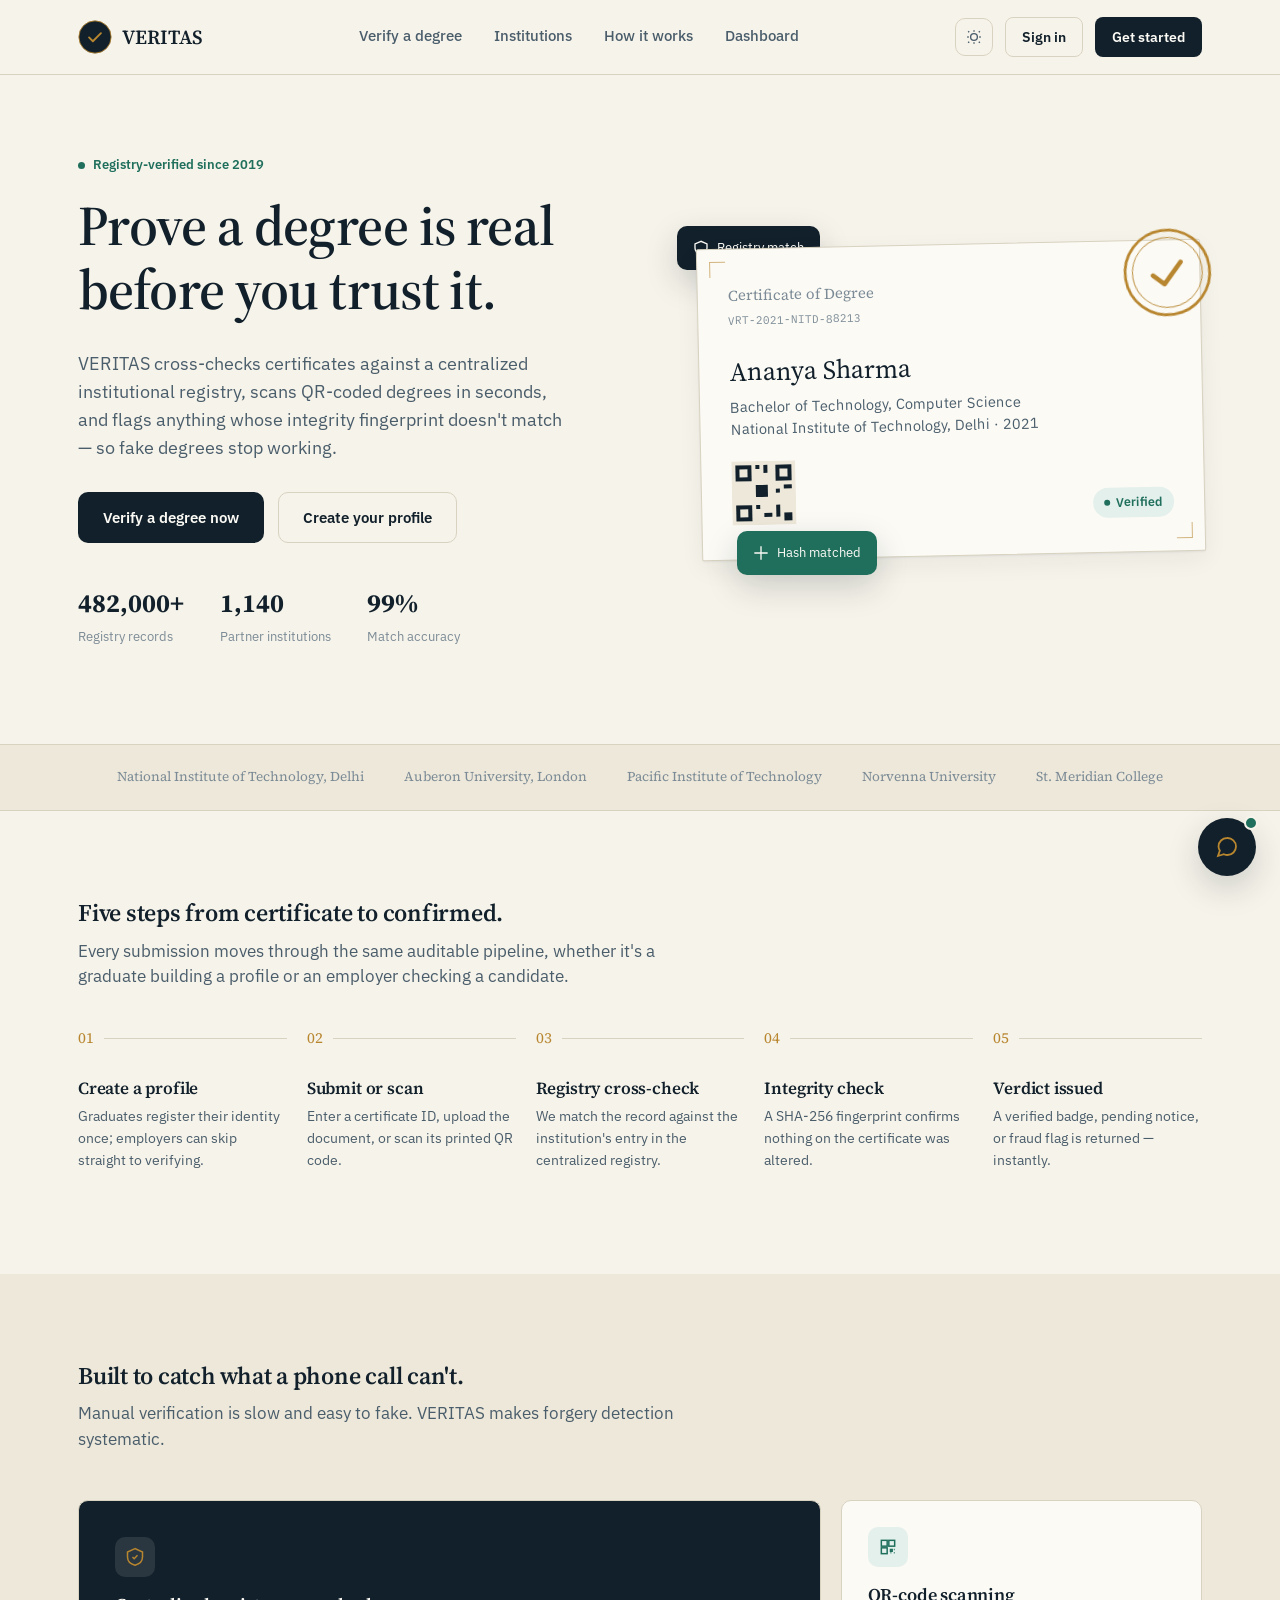
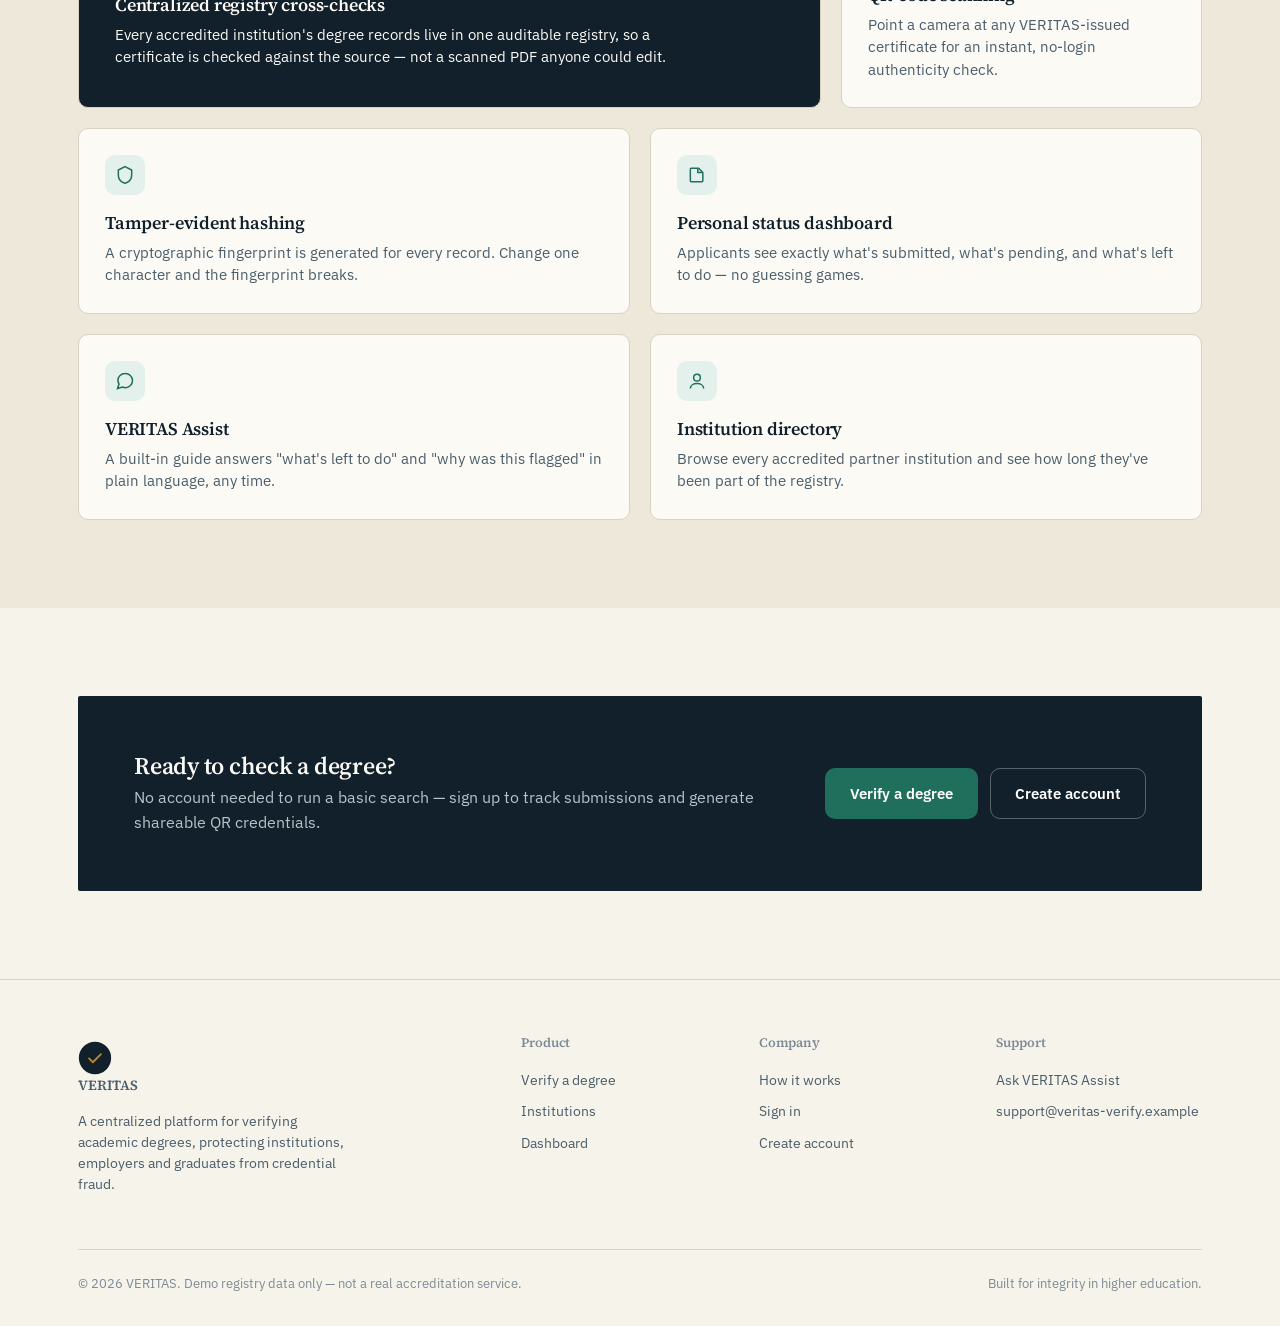
<file: index.html>
<!DOCTYPE html>
<html lang="en">
<head>
<meta charset="UTF-8" />
<meta name="viewport" content="width=device-width, initial-scale=1.0" />
<title>VERITAS — Academic Degree Verification, Made Trustworthy</title>
<meta name="description" content="VERITAS cross-checks academic degrees against a centralized institutional registry, scans QR-coded certificates, and verifies data integrity to stop fake-degree fraud." />
<link rel="icon" href="data:image/svg+xml,<svg xmlns=%22http://www.w3.org/2000/svg%22 viewBox=%220 0 24 24%22><circle cx=%2212%22 cy=%2212%22 r=%2211%22 fill=%22%2312202B%22/><path d=%22M8 12.5l2.5 2.5 5.5-5.5%22 stroke=%22%23B8862F%22 stroke-width=%222%22 fill=%22none%22 stroke-linecap=%22round%22 stroke-linejoin=%22round%22/></svg>">
<link rel="preconnect" href="https://fonts.googleapis.com">
<link href="https://fonts.googleapis.com/css2?family=Source+Serif+4:opsz,wght@8..60,400;8..60,600;8..60,700&family=IBM+Plex+Sans:wght@400;500;600;700&family=IBM+Plex+Mono:wght@400;500&display=swap" rel="stylesheet">
<link rel="stylesheet" href="css/style.css" />
</head>
<body>

<header class="site-nav">
  <div class="wrap">
    <a href="index.html" class="brand">
      <svg class="seal" viewBox="0 0 40 40" fill="none"><circle cx="20" cy="20" r="19" fill="#12202B"/><circle cx="20" cy="20" r="19" stroke="#B8862F" stroke-width="1"/><path d="M13 20.5l4.5 4.5 9.5-9.5" stroke="#B8862F" stroke-width="2.2" stroke-linecap="round" stroke-linejoin="round"/></svg>
      VERITAS
    </a>
    <nav class="nav-links">
      <a href="verify.html">Verify a degree</a>
      <a href="institutions.html">Institutions</a>
      <a href="index.html#how-it-works">How it works</a>
      <a href="dashboard.html">Dashboard</a>
    </nav>
    <div class="nav-actions">
      <button class="icon-btn" data-theme-toggle aria-label="Toggle dark mode">
        <svg width="18" height="18" viewBox="0 0 24 24" fill="none" stroke="currentColor" stroke-width="1.8"><path d="M12 3v2M12 19v2M4.2 4.2l1.4 1.4M18.4 18.4l1.4 1.4M3 12h2M19 12h2M4.2 19.8l1.4-1.4M18.4 5.6l1.4-1.4"/><circle cx="12" cy="12" r="4.5"/></svg>
      </button>
      <a href="auth.html" class="btn btn-outline btn-sm">Sign in</a>
      <a href="auth.html" class="btn btn-primary btn-sm">Get started</a>
      <button class="icon-btn nav-toggle" aria-label="Open menu">
        <svg width="18" height="18" viewBox="0 0 24 24" fill="none" stroke="currentColor" stroke-width="1.8"><path d="M4 6h16M4 12h16M4 18h16"/></svg>
      </button>
    </div>
  </div>
</header>

<div class="mobile-drawer">
  <div class="panel">
    <div style="display:flex;justify-content:space-between;align-items:center">
      <span class="brand">VERITAS</span>
      <button class="close-drawer" aria-label="Close menu"><svg width="20" height="20" viewBox="0 0 24 24" fill="none" stroke="currentColor" stroke-width="2"><path d="M18 6 6 18M6 6l12 12"/></svg></button>
    </div>
    <nav>
      <a href="verify.html">Verify a degree</a>
      <a href="institutions.html">Institutions</a>
      <a href="index.html#how-it-works">How it works</a>
      <a href="dashboard.html">Dashboard</a>
      <a href="auth.html">Sign in</a>
    </nav>
  </div>
</div>

<main>
  <section class="hero">
    <div class="wrap">
      <div>
        <div class="hero-eyebrow"><span class="dot"></span>Registry-verified since 2019</div>
        <h1>Prove a degree is real before you trust it.</h1>
        <p class="lede">VERITAS cross-checks certificates against a centralized institutional registry, scans QR-coded degrees in seconds, and flags anything whose integrity fingerprint doesn't match — so fake degrees stop working.</p>
        <div class="hero-ctas">
          <a href="verify.html" class="btn btn-primary">Verify a degree now</a>
          <a href="auth.html" class="btn btn-outline">Create your profile</a>
        </div>
        <div class="hero-stats">
          <div class="stat"><b data-count-to="482000" data-suffix="+">0</b><span>Registry records</span></div>
          <div class="stat"><b data-count-to="1140">0</b><span>Partner institutions</span></div>
          <div class="stat"><b data-count-to="99" data-suffix="%">0</b><span>Match accuracy</span></div>
        </div>
      </div>

      <div class="cert-stage">
        <div class="cert-float f1">
          <svg width="16" height="16" viewBox="0 0 24 24" fill="none" stroke="currentColor" stroke-width="2"><path d="M12 2 3 6v6c0 5 4 8.5 9 10 5-1.5 9-5 9-10V6l-9-4Z"/></svg>
          Registry match
        </div>
        <div class="cert-card">
          <div class="cert-top">
            <div>
              <div class="cert-title">Certificate of Degree</div>
              <div class="mono">VRT-2021-NITD-88213</div>
            </div>
          </div>
          <div class="cert-name">Ananya Sharma</div>
          <div class="cert-degree">Bachelor of Technology, Computer Science<br>National Institute of Technology, Delhi · 2021</div>
          <div class="cert-bottom">
            <svg class="cert-qr" viewBox="0 0 64 64"><rect width="64" height="64" fill="#EDE8DA"/><g fill="#12202B"><rect x="4" y="4" width="16" height="16"/><rect x="44" y="4" width="16" height="16"/><rect x="4" y="44" width="16" height="16"/><rect x="8" y="8" width="8" height="8" fill="#EDE8DA"/><rect x="48" y="8" width="8" height="8" fill="#EDE8DA"/><rect x="8" y="48" width="8" height="8" fill="#EDE8DA"/><rect x="24" y="4" width="4" height="4"/><rect x="32" y="4" width="4" height="8"/><rect x="24" y="24" width="12" height="12"/><rect x="44" y="28" width="4" height="4"/><rect x="52" y="24" width="8" height="4"/><rect x="24" y="44" width="4" height="4"/><rect x="32" y="52" width="8" height="4"/><rect x="44" y="44" width="4" height="12"/><rect x="52" y="52" width="8" height="8"/></g></svg>
            <span class="badge badge-verified"><span class="badge-dot"></span>Verified</span>
          </div>
          <svg class="cert-seal" viewBox="0 0 100 100"><circle cx="50" cy="50" r="46" fill="none" stroke="#B8862F" stroke-width="3"/><circle cx="50" cy="50" r="38" fill="none" stroke="#B8862F" stroke-width="1"/><path d="M34 51l11 11 21-21" stroke="#B8862F" stroke-width="5" fill="none" stroke-linecap="round" stroke-linejoin="round"/></svg>
        </div>
        <div class="cert-float f2">
          <svg width="16" height="16" viewBox="0 0 24 24" fill="none" stroke="currentColor" stroke-width="2"><path d="M12 2v20M2 12h20"/></svg>
          Hash matched
        </div>
      </div>
    </div>
  </section>

  <div class="trust-bar">
    <div class="wrap">
      <span>National Institute of Technology, Delhi</span>
      <span>Auberon University, London</span>
      <span>Pacific Institute of Technology</span>
      <span>Norvenna University</span>
      <span>St. Meridian College</span>
    </div>
  </div>

  <section class="section" id="how-it-works">
    <div class="wrap">
      <div class="section-head">
        <h2>Five steps from certificate to confirmed.</h2>
        <p>Every submission moves through the same auditable pipeline, whether it's a graduate building a profile or an employer checking a candidate.</p>
      </div>
      <div class="steps">
        <div class="step"><span class="num">01</span><h3>Create a profile</h3><p>Graduates register their identity once; employers can skip straight to verifying.</p></div>
        <div class="step"><span class="num">02</span><h3>Submit or scan</h3><p>Enter a certificate ID, upload the document, or scan its printed QR code.</p></div>
        <div class="step"><span class="num">03</span><h3>Registry cross-check</h3><p>We match the record against the institution's entry in the centralized registry.</p></div>
        <div class="step"><span class="num">04</span><h3>Integrity check</h3><p>A SHA-256 fingerprint confirms nothing on the certificate was altered.</p></div>
        <div class="step"><span class="num">05</span><h3>Verdict issued</h3><p>A verified badge, pending notice, or fraud flag is returned — instantly.</p></div>
      </div>
    </div>
  </section>

  <section class="section section-alt">
    <div class="wrap">
      <div class="section-head">
        <h2>Built to catch what a phone call can't.</h2>
        <p>Manual verification is slow and easy to fake. VERITAS makes forgery detection systematic.</p>
      </div>
      <div class="feature-grid">
        <div class="feature f-lg dark">
          <div class="ico"><svg width="20" height="20" viewBox="0 0 24 24" fill="none" stroke="currentColor" stroke-width="1.8"><path d="M12 2 3 6v6c0 5 4 8.5 9 10 5-1.5 9-5 9-10V6l-9-4Z"/><path d="M9 12l2 2 4-4"/></svg></div>
          <h3>Centralized registry cross-checks</h3>
          <p>Every accredited institution's degree records live in one auditable registry, so a certificate is checked against the source — not a scanned PDF anyone could edit.</p>
        </div>
        <div class="feature f-sm">
          <div class="ico"><svg width="20" height="20" viewBox="0 0 24 24" fill="none" stroke="currentColor" stroke-width="1.8"><rect x="4" y="4" width="7" height="7"/><rect x="13" y="4" width="7" height="7"/><rect x="4" y="13" width="7" height="7"/><path d="M15 15h2v2h-2zM19 15h1M15 19h1M19 19h1"/></svg></div>
          <h3>QR-code scanning</h3>
          <p>Point a camera at any VERITAS-issued certificate for an instant, no-login authenticity check.</p>
        </div>
        <div class="feature f-half">
          <div class="ico"><svg width="20" height="20" viewBox="0 0 24 24" fill="none" stroke="currentColor" stroke-width="1.8"><path d="M12 2l8 4v6c0 5-3.5 8.5-8 10-4.5-1.5-8-5-8-10V6l8-4Z"/></svg></div>
          <h3>Tamper-evident hashing</h3>
          <p>A cryptographic fingerprint is generated for every record. Change one character and the fingerprint breaks.</p>
        </div>
        <div class="feature f-half">
          <div class="ico"><svg width="20" height="20" viewBox="0 0 24 24" fill="none" stroke="currentColor" stroke-width="1.8"><path d="M4 19V5a1 1 0 0 1 1-1h9l5 5v10a1 1 0 0 1-1 1H5a1 1 0 0 1-1-1Z"/><path d="M13 4v5h5"/></svg></div>
          <h3>Personal status dashboard</h3>
          <p>Applicants see exactly what's submitted, what's pending, and what's left to do — no guessing games.</p>
        </div>
        <div class="feature f-half">
          <div class="ico"><svg width="20" height="20" viewBox="0 0 24 24" fill="none" stroke="currentColor" stroke-width="1.8"><path d="M21 11.5a8.5 8.5 0 0 1-8.5 8.5c-1.3 0-2.5-.27-3.6-.77L3 21l1.83-5.4A8.46 8.46 0 0 1 3.5 11.5 8.5 8.5 0 0 1 12 3a8.5 8.5 0 0 1 9 8.5Z"/></svg></div>
          <h3>VERITAS Assist</h3>
          <p>A built-in guide answers "what's left to do" and "why was this flagged" in plain language, any time.</p>
        </div>
        <div class="feature f-half">
          <div class="ico"><svg width="20" height="20" viewBox="0 0 24 24" fill="none" stroke="currentColor" stroke-width="1.8"><circle cx="12" cy="8" r="4"/><path d="M4 21c0-4 4-6 8-6s8 2 8 6"/></svg></div>
          <h3>Institution directory</h3>
          <p>Browse every accredited partner institution and see how long they've been part of the registry.</p>
        </div>
      </div>
    </div>
  </section>

  <section class="section">
    <div class="wrap">
      <div class="cta-band">
        <div>
          <h2>Ready to check a degree?</h2>
          <p>No account needed to run a basic search — sign up to track submissions and generate shareable QR credentials.</p>
        </div>
        <div style="display:flex;gap:12px;flex-wrap:wrap">
          <a href="verify.html" class="btn btn-verified">Verify a degree</a>
          <a href="auth.html" class="btn btn-outline" style="border-color:rgba(255,255,255,.3);color:#fff">Create account</a>
        </div>
      </div>
    </div>
  </section>
</main>

<footer class="site-footer">
  <div class="wrap">
    <div class="footer-grid">
      <div>
        <a href="index.html" class="brand" style="margin-bottom:10px">
          <svg class="seal" viewBox="0 0 40 40" fill="none"><circle cx="20" cy="20" r="19" fill="#12202B"/><path d="M13 20.5l4.5 4.5 9.5-9.5" stroke="#B8862F" stroke-width="2.2" stroke-linecap="round" stroke-linejoin="round"/></svg>
          VERITAS
        </a>
        <p style="max-width:34ch;font-size:13.5px">A centralized platform for verifying academic degrees, protecting institutions, employers and graduates from credential fraud.</p>
      </div>
      <div>
        <h4>Product</h4>
        <a href="verify.html">Verify a degree</a>
        <a href="institutions.html">Institutions</a>
        <a href="dashboard.html">Dashboard</a>
      </div>
      <div>
        <h4>Company</h4>
        <a href="index.html#how-it-works">How it works</a>
        <a href="auth.html">Sign in</a>
        <a href="auth.html">Create account</a>
      </div>
      <div>
        <h4>Support</h4>
        <a href="#" data-open-chat>Ask VERITAS Assist</a>
        <a href="mailto:support@veritas-verify.example">support@veritas-verify.example</a>
      </div>
    </div>
    <div class="footer-bottom">
      <span>© 2026 VERITAS. Demo registry data only — not a real accreditation service.</span>
      <span>Built for integrity in higher education.</span>
    </div>
  </div>
</footer>

<script src="js/data.js"></script>
<script src="js/utils.js"></script>
<script src="js/app.js"></script>
<script src="js/chatbot.js"></script>
<script>
  document.querySelectorAll("[data-open-chat]").forEach(a=> a.addEventListener("click", (e)=>{ e.preventDefault(); document.querySelector(".chat-launch")?.click(); }));
</script>
</body>
</html>
</file>
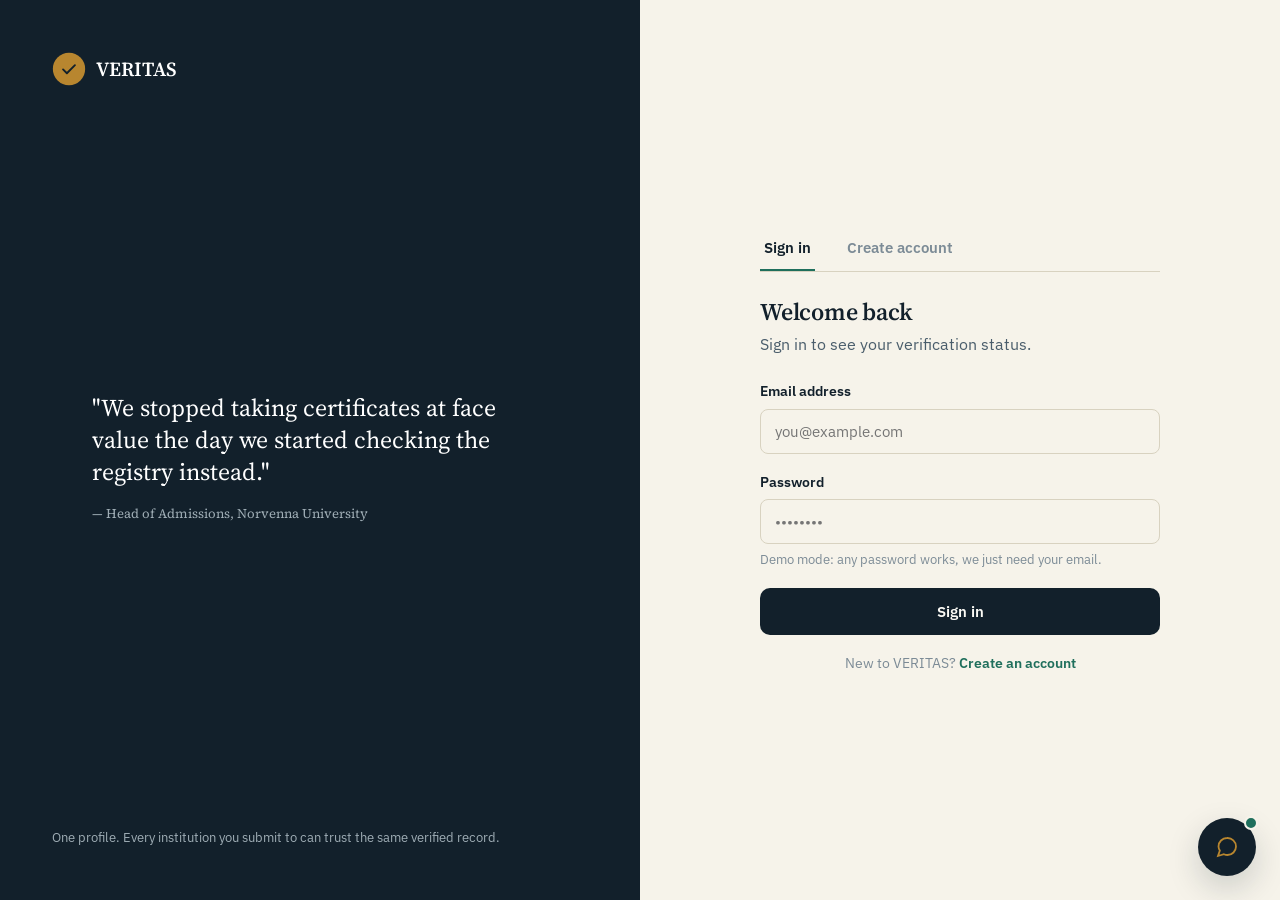
<file: auth.html>
<!DOCTYPE html>
<html lang="en">
<head>
<meta charset="UTF-8" />
<meta name="viewport" content="width=device-width, initial-scale=1.0" />
<title>Sign in — VERITAS</title>
<link rel="preconnect" href="https://fonts.googleapis.com">
<link href="https://fonts.googleapis.com/css2?family=Source+Serif+4:opsz,wght@8..60,400;8..60,600;8..60,700&family=IBM+Plex+Sans:wght@400;500;600;700&family=IBM+Plex+Mono:wght@400;500&display=swap" rel="stylesheet">
<link rel="stylesheet" href="css/style.css" />
</head>
<body>

<div class="auth-shell">
  <div class="auth-visual">
    <a href="index.html" class="brand">
      <svg class="seal" viewBox="0 0 40 40" fill="none"><circle cx="20" cy="20" r="19" fill="#B8862F"/><path d="M13 20.5l4.5 4.5 9.5-9.5" stroke="#12202B" stroke-width="2.2" stroke-linecap="round" stroke-linejoin="round"/></svg>
      VERITAS
    </a>
    <blockquote class="auth-quote">
      "We stopped taking certificates at face value the day we started checking the registry instead."
      <div class="who" style="margin-top:16px">— Head of Admissions, Norvenna University</div>
    </blockquote>
    <div class="who">One profile. Every institution you submit to can trust the same verified record.</div>
  </div>

  <div class="auth-form-col">
    <div class="auth-box">
      <a href="index.html" class="brand" style="margin-bottom:26px;display:none" id="mobileBrand">VERITAS</a>
      <div class="tabs">
        <button class="tab-btn active" data-auth-tab="login">Sign in</button>
        <button class="tab-btn" data-auth-tab="signup">Create account</button>
      </div>

      <div class="tab-panel active" data-auth-panel="login">
        <h2 style="margin-bottom:6px">Welcome back</h2>
        <p class="muted" style="margin-bottom:24px">Sign in to see your verification status.</p>
        <form id="loginForm">
          <div class="field">
            <label for="liEmail">Email address</label>
            <input type="email" id="liEmail" placeholder="you@example.com" required />
          </div>
          <div class="field">
            <label for="liPassword">Password</label>
            <input type="password" id="liPassword" placeholder="••••••••" required />
            <div class="hint">Demo mode: any password works, we just need your email.</div>
          </div>
          <button type="submit" class="btn btn-primary btn-block">Sign in</button>
        </form>
        <div class="auth-switch">New to VERITAS? <a href="#" data-switch-to="signup">Create an account</a></div>
      </div>

      <div class="tab-panel" data-auth-panel="signup">
        <h2 style="margin-bottom:6px">Create your profile</h2>
        <p class="muted" style="margin-bottom:24px">Takes under a minute. You can fill in the rest from your dashboard.</p>
        <form id="signupForm">
          <div class="field">
            <label for="suName">Full name</label>
            <input type="text" id="suName" placeholder="As it appears on your certificate" required />
          </div>
          <div class="field">
            <label for="suEmail">Email address</label>
            <input type="email" id="suEmail" placeholder="you@example.com" required />
          </div>
          <div class="field">
            <label for="suPhone">Phone number</label>
            <input type="tel" id="suPhone" placeholder="+1 555 000 0000" />
          </div>
          <button type="submit" class="btn btn-primary btn-block">Create account</button>
        </form>
        <div class="auth-switch">Already registered? <a href="#" data-switch-to="login">Sign in</a></div>
      </div>
    </div>
  </div>
</div>

<script src="js/data.js"></script>
<script src="js/utils.js"></script>
<script src="js/auth.js"></script>
<script src="js/chatbot.js"></script>
<script>
  document.querySelectorAll("[data-switch-to]").forEach(a=> a.addEventListener("click", (e)=>{
    e.preventDefault();
    document.querySelector(`.tab-btn[data-auth-tab="${a.dataset.switchTo}"]`).click();
  }));
</script>
</body>
</html>
</file>
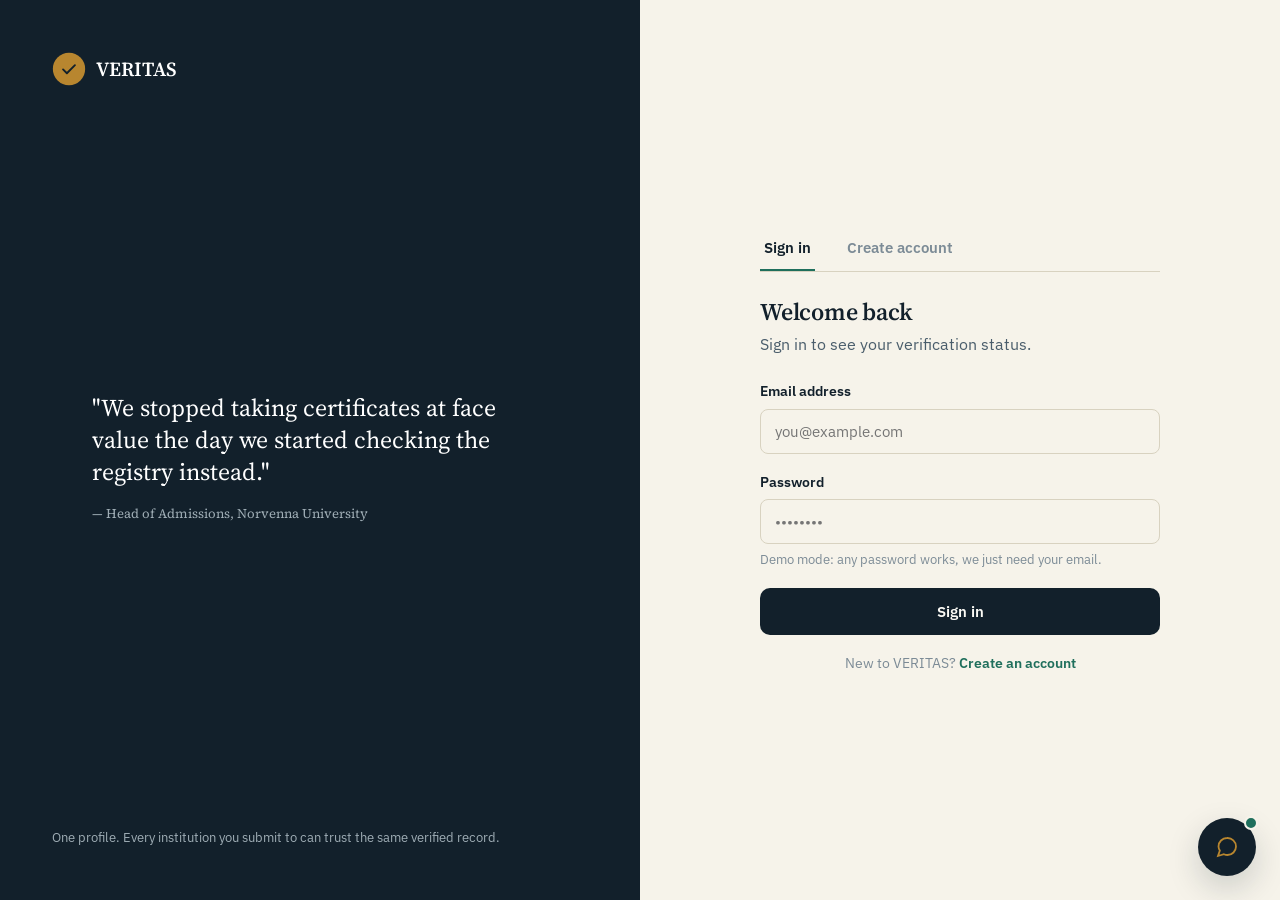
<file: dashboard.html>
<!DOCTYPE html>
<html lang="en">
<head>
<meta charset="UTF-8" />
<meta name="viewport" content="width=device-width, initial-scale=1.0" />
<title>Dashboard — VERITAS</title>
<link rel="preconnect" href="https://fonts.googleapis.com">
<link href="https://fonts.googleapis.com/css2?family=Source+Serif+4:opsz,wght@8..60,400;8..60,600;8..60,700&family=IBM+Plex+Sans:wght@400;500;600;700&family=IBM+Plex+Mono:wght@400;500&display=swap" rel="stylesheet">
<link rel="stylesheet" href="css/style.css" />
</head>
<body>

<div class="app-shell">
  <aside class="app-sidebar">
    <a href="index.html" class="brand">
      <svg class="seal" viewBox="0 0 40 40" fill="none"><circle cx="20" cy="20" r="19" fill="#1B2E3C"/><circle cx="20" cy="20" r="19" stroke="#B8862F" stroke-width="1"/><path d="M13 20.5l4.5 4.5 9.5-9.5" stroke="#B8862F" stroke-width="2.2" stroke-linecap="round" stroke-linejoin="round"/></svg>
      VERITAS
    </a>
    <nav class="side-nav">
      <a href="#overview" class="active"><svg viewBox="0 0 24 24" fill="none" stroke="currentColor" stroke-width="1.8"><rect x="3" y="3" width="7" height="9"/><rect x="14" y="3" width="7" height="5"/><rect x="14" y="12" width="7" height="9"/><rect x="3" y="16" width="7" height="5"/></svg>Overview</a>
      <a href="#submit"><svg viewBox="0 0 24 24" fill="none" stroke="currentColor" stroke-width="1.8"><path d="M12 5v14M5 12h14"/></svg>Submit a degree</a>
      <a href="#verifications"><svg viewBox="0 0 24 24" fill="none" stroke="currentColor" stroke-width="1.8"><path d="M12 2 3 6v6c0 5 4 8.5 9 10 5-1.5 9-5 9-10V6l-9-4Z"/></svg>My verifications</a>
      <a href="verify.html"><svg viewBox="0 0 24 24" fill="none" stroke="currentColor" stroke-width="1.8"><rect x="4" y="4" width="7" height="7"/><rect x="13" y="4" width="7" height="7"/><rect x="4" y="13" width="7" height="7"/></svg>Verify a degree</a>
      <a href="institutions.html"><svg viewBox="0 0 24 24" fill="none" stroke="currentColor" stroke-width="1.8"><circle cx="12" cy="8" r="4"/><path d="M4 21c0-4 4-6 8-6s8 2 8 6"/></svg>Institutions</a>
      <a href="#profile"><svg viewBox="0 0 24 24" fill="none" stroke="currentColor" stroke-width="1.8"><circle cx="12" cy="8" r="3.5"/><path d="M5 20c0-4 3.5-6.5 7-6.5s7 2.5 7 6.5"/></svg>Settings</a>
    </nav>
    <div class="side-foot">
      <div class="avatar" data-user-initials>?</div>
      <div class="who"><b data-user-name>Guest</b><span data-user-email></span></div>
      <button data-logout aria-label="Log out" title="Log out">
        <svg width="17" height="17" viewBox="0 0 24 24" fill="none" stroke="currentColor" stroke-width="1.8"><path d="M9 21H5a2 2 0 0 1-2-2V5a2 2 0 0 1 2-2h4M16 17l5-5-5-5M21 12H9"/></svg>
      </button>
    </div>
  </aside>

  <main class="app-main">
    <section id="overview">
      <div class="app-topbar">
        <div>
          <h1>Welcome back, <span data-user-name>there</span></h1>
          <div class="sub">Here's where your verification stands right now.</div>
        </div>
        <a href="#submit" class="btn btn-primary">Submit a new degree</a>
      </div>

      <div class="stat-row">
        <div class="stat-box"><b data-stat-total>0</b><span>Degrees submitted</span></div>
        <div class="stat-box"><b data-stat-verified>0</b><span>Verified</span></div>
        <div class="stat-box"><b data-stat-flagged>0</b><span>Needs attention</span></div>
      </div>

      <div class="grid-2">
        <div class="card">
          <h2>Verification progress</h2>
          <p class="muted">What's done, and what's still needed.</p>
          <div class="progress-wrap">
            <svg class="progress-ring" viewBox="0 0 84 84"><circle class="bg" cx="42" cy="42" r="34"/><circle class="fg" cx="42" cy="42" r="34"/></svg>
            <div>
              <div class="progress-pct" data-progress-pct>0%</div>
              <div class="muted" style="margin:0">complete</div>
            </div>
          </div>
          <div class="stepper" id="onboardingStepper"></div>
        </div>

        <div class="card">
          <h2>Recent activity</h2>
          <p class="muted">A running log of what's happened on your account.</p>
          <div class="activity-list" id="activityFeed"></div>
        </div>
      </div>
    </section>

    <section id="submit" style="margin-top:40px">
      <div class="app-topbar"><h1 style="font-size:22px">Submit a degree for verification</h1></div>
      <div class="card" style="max-width:640px">
        <h2>Degree details</h2>
        <p class="muted">Enter the details exactly as printed on your certificate — we'll cross-check them against the centralized registry.</p>
        <form id="degreeForm">
          <div class="field">
            <label for="certificateId">Certificate ID</label>
            <input type="text" id="certificateId" name="certificateId" placeholder="e.g. VRT-2021-NITD-88213" required />
            <div class="hint">Try <code>VRT-2021-NITD-88213</code> (verified) or <code>VRT-2017-KLSI-77300</code> (flagged) to see both outcomes.</div>
          </div>
          <div class="field-row">
            <div class="field">
              <label for="institutionCode">Institution</label>
              <select id="institutionCode" name="institutionCode" data-institution-select required>
                <option value="" disabled selected>Select institution</option>
              </select>
            </div>
            <div class="field">
              <label for="year">Year awarded</label>
              <input type="number" id="year" name="year" min="1950" max="2026" placeholder="2021" required />
            </div>
          </div>
          <div class="field">
            <label for="degreeName">Degree name</label>
            <input type="text" id="degreeName" name="degreeName" placeholder="e.g. Bachelor of Technology, Computer Science" required />
          </div>
          <button type="submit" class="btn btn-primary btn-block">Submit for verification</button>
        </form>
      </div>
    </section>

    <section id="verifications" style="margin-top:40px">
      <div class="app-topbar"><h1 style="font-size:22px">My verifications</h1></div>
      <div class="card">
        <div class="activity-list" id="verificationsList"></div>
      </div>
    </section>

    <section id="profile" style="margin-top:40px">
      <div class="app-topbar"><h1 style="font-size:22px">Profile settings</h1></div>
      <div class="card" style="max-width:640px">
        <h2>Your details</h2>
        <p class="muted">Kept private — only shared with a verifier when you generate a certificate QR code.</p>
        <form id="profileForm">
          <div class="field-row">
            <div class="field"><label for="pfName">Full name</label><input type="text" id="pfName" name="name" required /></div>
            <div class="field"><label for="pfEmail">Email</label><input type="email" id="pfEmail" name="email" required /></div>
          </div>
          <div class="field-row">
            <div class="field"><label for="pfPhone">Phone</label><input type="tel" id="pfPhone" name="phone" /></div>
            <div class="field"><label for="pfDob">Date of birth</label><input type="date" id="pfDob" name="dob" /></div>
          </div>
          <div class="field-row">
            <div class="field"><label for="pfNationality">Nationality</label><input type="text" id="pfNationality" name="nationality" placeholder="e.g. Indian" /></div>
            <div class="field"><label for="pfAddress">City / Address</label><input type="text" id="pfAddress" name="address" placeholder="e.g. New Delhi, India" /></div>
          </div>
          <button type="submit" class="btn btn-primary">Save profile</button>
        </form>
      </div>
    </section>
  </main>
</div>

<script src="js/data.js"></script>
<script src="js/utils.js"></script>
<script src="js/dashboard.js"></script>
<script src="js/app.js"></script>
<script src="js/chatbot.js"></script>
</body>
</html>
</file>
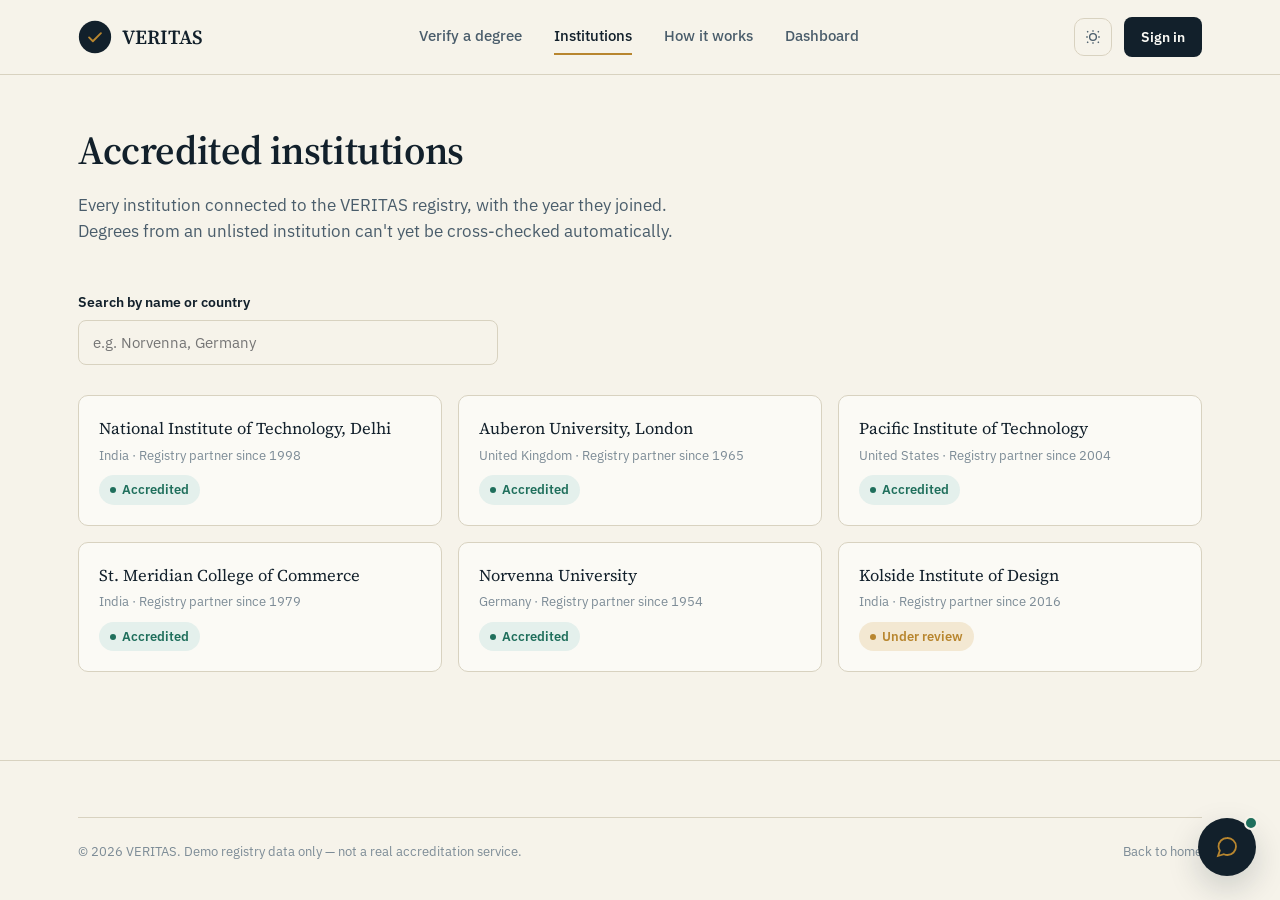
<file: institutions.html>
<!DOCTYPE html>
<html lang="en">
<head>
<meta charset="UTF-8" />
<meta name="viewport" content="width=device-width, initial-scale=1.0" />
<title>Institution Directory — VERITAS</title>
<link rel="preconnect" href="https://fonts.googleapis.com">
<link href="https://fonts.googleapis.com/css2?family=Source+Serif+4:opsz,wght@8..60,400;8..60,600;8..60,700&family=IBM+Plex+Sans:wght@400;500;600;700&family=IBM+Plex+Mono:wght@400;500&display=swap" rel="stylesheet">
<link rel="stylesheet" href="css/style.css" />
</head>
<body>

<header class="site-nav">
  <div class="wrap">
    <a href="index.html" class="brand">
      <svg class="seal" viewBox="0 0 40 40" fill="none"><circle cx="20" cy="20" r="19" fill="#12202B"/><path d="M13 20.5l4.5 4.5 9.5-9.5" stroke="#B8862F" stroke-width="2.2" stroke-linecap="round" stroke-linejoin="round"/></svg>
      VERITAS
    </a>
    <nav class="nav-links">
      <a href="verify.html">Verify a degree</a>
      <a href="institutions.html" class="active">Institutions</a>
      <a href="index.html#how-it-works">How it works</a>
      <a href="dashboard.html">Dashboard</a>
    </nav>
    <div class="nav-actions">
      <button class="icon-btn" data-theme-toggle aria-label="Toggle dark mode">
        <svg width="18" height="18" viewBox="0 0 24 24" fill="none" stroke="currentColor" stroke-width="1.8"><path d="M12 3v2M12 19v2M4.2 4.2l1.4 1.4M18.4 18.4l1.4 1.4M3 12h2M19 12h2M4.2 19.8l1.4-1.4M18.4 5.6l1.4-1.4"/><circle cx="12" cy="12" r="4.5"/></svg>
      </button>
      <a href="auth.html" class="btn btn-primary btn-sm">Sign in</a>
      <button class="icon-btn nav-toggle" aria-label="Open menu">
        <svg width="18" height="18" viewBox="0 0 24 24" fill="none" stroke="currentColor" stroke-width="1.8"><path d="M4 6h16M4 12h16M4 18h16"/></svg>
      </button>
    </div>
  </div>
</header>

<div class="mobile-drawer">
  <div class="panel">
    <div style="display:flex;justify-content:space-between;align-items:center">
      <span class="brand">VERITAS</span>
      <button class="close-drawer" aria-label="Close menu"><svg width="20" height="20" viewBox="0 0 24 24" fill="none" stroke="currentColor" stroke-width="2"><path d="M18 6 6 18M6 6l12 12"/></svg></button>
    </div>
    <nav>
      <a href="verify.html">Verify a degree</a>
      <a href="institutions.html">Institutions</a>
      <a href="index.html#how-it-works">How it works</a>
      <a href="dashboard.html">Dashboard</a>
      <a href="auth.html">Sign in</a>
    </nav>
  </div>
</div>

<main class="section" style="padding-top:52px">
  <div class="wrap">
    <div class="section-head">
      <h1 style="font-family:var(--font-serif);font-size:clamp(28px,4vw,40px)">Accredited institutions</h1>
      <p>Every institution connected to the VERITAS registry, with the year they joined. Degrees from an unlisted institution can't yet be cross-checked automatically.</p>
    </div>
    <div class="field" style="max-width:420px;margin-bottom:30px">
      <label for="institutionSearch">Search by name or country</label>
      <input type="text" id="institutionSearch" placeholder="e.g. Norvenna, Germany" />
    </div>
    <div class="inst-list" id="institutionList"></div>
  </div>
</main>

<footer class="site-footer">
  <div class="wrap">
    <div class="footer-bottom">
      <span>© 2026 VERITAS. Demo registry data only — not a real accreditation service.</span>
      <a href="index.html">Back to home</a>
    </div>
  </div>
</footer>

<script src="js/data.js"></script>
<script src="js/utils.js"></script>
<script src="js/app.js"></script>
<script src="js/chatbot.js"></script>
</body>
</html>
</file>
<file: css/style.css>
/* ==========================================================================
   VERITAS — Degree Verification Platform
   Design tokens
   ========================================================================== */
:root{
  --ink-solid:  #12202B; /* always-dark surface, constant across themes */
  --ink:        #12202B;
  --ink-2:      #1B2E3C;
  --ink-3:      #24404F;
  --paper:      #F6F3EA;
  --paper-2:    #EDE8DA;
  --paper-3:    #FBFAF5;
  --slate:      #4A5D6B;
  --slate-soft: #7C8B96;
  --verified:   #1F6F5C;
  --verified-light: #E4F0EC;
  --gold:       #B8862F;
  --gold-light: #F3E8D2;
  --flag:       #A23B2E;
  --flag-light: #F5E4E0;
  --line:       #D8D2C0;
  --line-soft:  #E4E0D2;
  --line-dark:  rgba(255,255,255,0.14);
  --shadow-card: 0 1px 2px rgba(18,32,43,0.06), 0 8px 24px rgba(18,32,43,0.06);
  --shadow-pop:  0 12px 32px rgba(18,32,43,0.18);
  --radius-doc:  2px;
  --radius-ui:   10px;
  --radius-pill: 999px;
  --font-serif: "Source Serif 4", Georgia, "Times New Roman", serif;
  --font-sans:  "IBM Plex Sans", -apple-system, BlinkMacSystemFont, "Segoe UI", sans-serif;
  --font-mono:  "IBM Plex Mono", "SFMono-Regular", Consolas, monospace;
  --maxw: 1180px;
}

[data-theme="dark"]{
  --paper:      #0F1B24;
  --paper-2:    #16252F;
  --paper-3:    #182731;
  --slate:      #B9C6CE;
  --slate-soft: #7F929D;
  --line:       #263B47;
  --line-soft:  #1F3341;
  --verified-light: #163229;
  --gold-light: #2E2517;
  --flag-light: #2E1C19;
  --ink:        #F6F3EA;
  --shadow-card: 0 1px 2px rgba(0,0,0,0.3), 0 8px 24px rgba(0,0,0,0.35);
}

*,*::before,*::after{ box-sizing:border-box; }
html{ scroll-behavior:smooth; }
@media (prefers-reduced-motion: reduce){
  html{ scroll-behavior:auto; }
  *,*::before,*::after{ animation-duration:0.001ms !important; animation-iteration-count:1 !important; transition-duration:0.001ms !important; }
}

body{
  margin:0;
  background:var(--paper);
  color:var(--ink);
  font-family:var(--font-sans);
  font-size:16px;
  line-height:1.55;
  -webkit-font-smoothing:antialiased;
  transition:background .25s ease, color .25s ease;
}
[data-theme="dark"] body{ color:#EDEDE6; }

h1,h2,h3,h4{
  font-family:var(--font-serif);
  font-weight:600;
  line-height:1.15;
  margin:0 0 .5em;
  color:var(--ink);
  letter-spacing:-0.01em;
}
[data-theme="dark"] h1,[data-theme="dark"] h2,[data-theme="dark"] h3,[data-theme="dark"] h4{ color:#F6F3EA; }
p{ margin:0 0 1em; color:var(--slate); max-width:62ch; }
a{ color:inherit; text-decoration:none; }
img,svg{ display:block; max-width:100%; }
button{ font-family:inherit; }
ul{ margin:0; padding:0; list-style:none; }
code, .mono{ font-family:var(--font-mono); }

.wrap{ max-width:var(--maxw); margin:0 auto; padding:0 28px; }
.visually-hidden{ position:absolute; width:1px; height:1px; overflow:hidden; clip:rect(0,0,0,0); white-space:nowrap; }
.hidden{ display:none !important; }

:focus-visible{ outline:2px solid var(--verified); outline-offset:3px; border-radius:2px; }

/* ---------------------------------- Buttons ---------------------------------- */
.btn{
  display:inline-flex; align-items:center; justify-content:center; gap:8px;
  padding:13px 24px; border-radius:var(--radius-ui);
  font-size:15px; font-weight:600; cursor:pointer; border:1px solid transparent;
  transition:transform .15s ease, box-shadow .15s ease, background .15s ease, border-color .15s ease;
  white-space:nowrap;
}
.btn:active{ transform:translateY(1px); }
.btn-primary{ background:var(--ink); color:var(--paper-3); }
[data-theme="dark"] .btn-primary{ background:var(--verified); color:#fff; }
.btn-primary:hover{ box-shadow:var(--shadow-pop); }
.btn-outline{ background:transparent; border-color:var(--line); color:var(--ink); }
[data-theme="dark"] .btn-outline{ color:#EDEDE6; }
.btn-outline:hover{ border-color:var(--ink); }
[data-theme="dark"] .btn-outline:hover{ border-color:#EDEDE6; }
.btn-verified{ background:var(--verified); color:#fff; }
.btn-verified:hover{ box-shadow:0 8px 20px rgba(31,111,92,.35); }
.btn-sm{ padding:9px 16px; font-size:13.5px; border-radius:8px; }
.btn-block{ width:100%; }
.btn[disabled]{ opacity:.5; cursor:not-allowed; }

/* ---------------------------------- Nav ---------------------------------- */
.site-nav{
  position:sticky; top:0; z-index:50;
  background:color-mix(in srgb, var(--paper) 88%, transparent);
  backdrop-filter:blur(10px);
  border-bottom:1px solid var(--line);
}
.site-nav .wrap{ display:flex; align-items:center; justify-content:space-between; height:74px; }
.brand{ display:flex; align-items:center; gap:10px; font-family:var(--font-serif); font-weight:600; font-size:20px; }
.brand .seal{ width:34px; height:34px; flex-shrink:0; }
.nav-links{ display:flex; align-items:center; gap:32px; }
.nav-links a{ font-size:14.5px; color:var(--slate); font-weight:500; padding:6px 0; border-bottom:2px solid transparent; }
.nav-links a:hover, .nav-links a.active{ color:var(--ink); border-color:var(--gold); }
[data-theme="dark"] .nav-links a:hover, [data-theme="dark"] .nav-links a.active{ color:#F6F3EA; }
.nav-actions{ display:flex; align-items:center; gap:12px; }
.icon-btn{
  width:38px; height:38px; border-radius:var(--radius-ui); border:1px solid var(--line);
  background:transparent; display:flex; align-items:center; justify-content:center; cursor:pointer; color:var(--slate);
}
.icon-btn:hover{ border-color:var(--ink); color:var(--ink); }
[data-theme="dark"] .icon-btn:hover{ border-color:#EDEDE6; color:#EDEDE6; }
.nav-toggle{ display:none; }

/* ---------------------------------- Hero ---------------------------------- */
.hero{ padding:76px 0 96px; }
.hero .wrap{ display:grid; grid-template-columns:1.05fr .95fr; gap:64px; align-items:center; }
.hero-eyebrow{ display:inline-flex; align-items:center; gap:8px; font-size:13px; color:var(--verified); font-weight:600; margin-bottom:18px; }
.hero-eyebrow .dot{ width:7px; height:7px; border-radius:50%; background:var(--verified); }
.hero h1{ font-size:clamp(34px,4.6vw,56px); }
.hero .lede{ font-size:18px; max-width:44ch; }
.hero-ctas{ display:flex; gap:14px; margin:30px 0 40px; flex-wrap:wrap; }
.hero-stats{ display:flex; gap:36px; flex-wrap:wrap; }
.hero-stats .stat b{ display:block; font-family:var(--font-serif); font-size:26px; color:var(--ink); }
[data-theme="dark"] .hero-stats .stat b{ color:#F6F3EA; }
.hero-stats .stat span{ font-size:13px; color:var(--slate-soft); }

/* Certificate mock */
.cert-stage{ position:relative; }
.cert-card{
  position:relative; background:var(--paper-3); border:1px solid var(--line);
  border-radius:var(--radius-doc); padding:34px 30px; box-shadow:var(--shadow-card);
  transform:rotate(-1.2deg);
}
.cert-card::before, .cert-card::after{
  content:""; position:absolute; width:16px; height:16px; border:1.5px solid var(--gold); opacity:.6;
}
.cert-card::before{ top:12px; left:12px; border-right:none; border-bottom:none; }
.cert-card::after{ bottom:12px; right:12px; border-left:none; border-top:none; }
.cert-top{ display:flex; justify-content:space-between; align-items:flex-start; margin-bottom:22px; }
.cert-top .mono{ font-size:11px; color:var(--slate-soft); }
.cert-title{ font-family:var(--font-serif); font-size:15px; color:var(--slate-soft); margin-bottom:6px; }
.cert-name{ font-family:var(--font-serif); font-size:26px; margin-bottom:4px; }
.cert-degree{ font-size:14.5px; color:var(--slate); margin-bottom:20px; }
.cert-bottom{ display:flex; justify-content:space-between; align-items:flex-end; }
.cert-qr{ width:64px; height:64px; }
.cert-seal{ position:absolute; right:-14px; top:-14px; width:92px; height:92px; opacity:0; transform:scale(.6) rotate(-18deg); animation:stampIn .6s cubic-bezier(.2,1.4,.4,1) .5s forwards; }
@keyframes stampIn{ to{ opacity:1; transform:scale(1) rotate(-8deg); } }
@media (prefers-reduced-motion: reduce){ .cert-seal{ animation:none; opacity:1; transform:rotate(-8deg); } }
.cert-float{ position:absolute; background:var(--ink-solid); color:var(--paper-3); border-radius:var(--radius-ui); padding:12px 16px; font-size:13px; display:flex; align-items:center; gap:8px; box-shadow:var(--shadow-pop); }
.cert-float.f1{ top:-18px; left:-22px; }
.cert-float.f2{ bottom:-20px; left:38px; background:var(--verified); }

/* ---------------------------------- Trust bar ---------------------------------- */
.trust-bar{ border-top:1px solid var(--line); border-bottom:1px solid var(--line); padding:22px 0; background:var(--paper-2); }
.trust-bar .wrap{ display:flex; align-items:center; gap:40px; flex-wrap:wrap; justify-content:center; }
.trust-bar span{ font-size:13.5px; color:var(--slate-soft); font-family:var(--font-serif); }

/* ---------------------------------- Section shell ---------------------------------- */
.section{ padding:88px 0; }
.section-head{ max-width:640px; margin-bottom:48px; }
.section-head p{ font-size:16.5px; }
.section-alt{ background:var(--paper-2); }

/* ---------------------------------- Steps (how it works) ---------------------------------- */
.steps{ display:grid; grid-template-columns:repeat(5,1fr); gap:20px; counter-reset:step; }
.step{ position:relative; padding-top:40px; border-top:1px solid var(--line); }
.step .num{ font-family:var(--font-serif); font-size:15px; color:var(--gold); position:absolute; top:-13px; left:0; background:var(--paper); padding-right:10px; }
.section-alt .step .num{ background:var(--paper-2); }
.step h3{ font-size:17px; margin-bottom:8px; }
.step p{ font-size:14px; }

/* ---------------------------------- Feature grid (asymmetric) ---------------------------------- */
.feature-grid{ display:grid; grid-template-columns:repeat(6,1fr); gap:20px; }
.feature{ border:1px solid var(--line); border-radius:var(--radius-ui); padding:26px; background:var(--paper-3); }
.feature.f-lg{ grid-column:span 4; padding:36px; }
.feature.f-sm{ grid-column:span 2; }
.feature.f-half{ grid-column:span 3; }
.feature .ico{ width:40px; height:40px; border-radius:10px; background:var(--verified-light); color:var(--verified); display:flex; align-items:center; justify-content:center; margin-bottom:18px; }
.feature h3{ font-size:18px; margin-bottom:8px; }
.feature p{ font-size:14.5px; margin-bottom:0; }
.feature.dark{ background:var(--ink-solid); }
.feature.dark h3, .feature.dark p{ color:var(--paper-3); }
.feature.dark .ico{ background:rgba(255,255,255,.1); color:var(--gold); }

/* ---------------------------------- CTA band ---------------------------------- */
.cta-band{ background:var(--ink-solid); color:var(--paper-3); border-radius:var(--radius-doc); padding:56px; text-align:left; display:flex; justify-content:space-between; align-items:center; gap:30px; flex-wrap:wrap; }
.cta-band h2{ color:var(--paper-3); margin-bottom:6px; }
.cta-band p{ color:#B8C2C8; margin:0; }

/* ---------------------------------- Footer ---------------------------------- */
.site-footer{ border-top:1px solid var(--line); padding:56px 0 32px; }
.footer-grid{ display:grid; grid-template-columns:2fr 1fr 1fr 1fr; gap:32px; margin-bottom:40px; }
.footer-grid h4{ font-size:13px; margin-bottom:14px; color:var(--slate-soft); font-weight:600; }
.footer-grid a{ display:block; font-size:14px; color:var(--slate); padding:5px 0; }
.footer-grid a:hover{ color:var(--ink); }
[data-theme="dark"] .footer-grid a:hover{ color:#F6F3EA; }
.footer-bottom{ display:flex; justify-content:space-between; align-items:center; flex-wrap:wrap; gap:12px; padding-top:24px; border-top:1px solid var(--line); font-size:13px; color:var(--slate-soft); }

/* ==========================================================================
   App shell (dashboard / verify / auth)
   ========================================================================== */
.app-shell{ display:grid; grid-template-columns:264px 1fr; min-height:100vh; }
.app-sidebar{ background:var(--ink-solid); color:var(--paper-3); padding:26px 20px; display:flex; flex-direction:column; position:sticky; top:0; height:100vh; }
.app-sidebar .brand{ color:var(--paper-3); padding:0 6px 26px; }
.app-sidebar .brand .seal circle{ fill:var(--gold); }
.side-nav{ display:flex; flex-direction:column; gap:2px; flex:1; }
.side-nav a{ display:flex; align-items:center; gap:12px; padding:11px 12px; border-radius:8px; font-size:14.5px; color:#B8C2C8; font-weight:500; }
.side-nav a svg{ width:18px; height:18px; opacity:.85; }
.side-nav a:hover{ background:rgba(255,255,255,.06); color:#fff; }
.side-nav a.active{ background:var(--verified); color:#fff; }
.side-foot{ border-top:1px solid rgba(255,255,255,.12); padding-top:16px; display:flex; align-items:center; gap:10px; }
.side-foot .avatar{ width:34px; height:34px; border-radius:50%; background:var(--gold); color:var(--ink-solid); display:flex; align-items:center; justify-content:center; font-weight:700; font-size:13px; flex-shrink:0; }
.side-foot .who{ font-size:13px; line-height:1.3; overflow:hidden; }
.side-foot .who b{ display:block; color:#fff; font-size:13.5px; }
.side-foot .who span{ color:#8C9AA3; font-size:12px; }
.side-foot button{ margin-left:auto; background:none; border:none; color:#8C9AA3; cursor:pointer; padding:6px; }
.side-foot button:hover{ color:#fff; }

.app-main{ padding:34px 40px 80px; }
.app-topbar{ display:flex; justify-content:space-between; align-items:center; margin-bottom:30px; gap:16px; flex-wrap:wrap; }
.app-topbar h1{ font-size:26px; margin:0; }
.app-topbar .sub{ color:var(--slate-soft); font-size:14px; margin-top:4px; }

.grid-2{ display:grid; grid-template-columns:1.3fr .9fr; gap:24px; align-items:start; }
.card{ background:var(--paper-3); border:1px solid var(--line); border-radius:var(--radius-ui); padding:26px; box-shadow:var(--shadow-card); }
.card h2{ font-size:18px; margin-bottom:4px; }
.card .muted{ font-size:13.5px; color:var(--slate-soft); margin-bottom:20px; }

/* progress ring */
.progress-wrap{ display:flex; align-items:center; gap:20px; margin-bottom:22px; }
.progress-ring{ width:84px; height:84px; flex-shrink:0; }
.progress-ring circle{ fill:none; stroke-width:8; }
.progress-ring .bg{ stroke:var(--line-soft); }
.progress-ring .fg{ stroke:var(--verified); stroke-linecap:round; transform:rotate(-90deg); transform-origin:50% 50%; transition:stroke-dashoffset .6s ease; }
.progress-ring-label{ position:relative; }
.progress-pct{ font-family:var(--font-serif); font-size:20px; }

/* stepper */
.stepper{ display:flex; flex-direction:column; }
.stepper .s-item{ display:flex; gap:14px; position:relative; padding-bottom:26px; }
.stepper .s-item:last-child{ padding-bottom:0; }
.stepper .s-item::before{ content:""; position:absolute; left:13px; top:28px; bottom:0; width:2px; background:var(--line-soft); }
.stepper .s-item:last-child::before{ display:none; }
.stepper .s-item.done::before{ background:var(--verified); }
.s-dot{ width:27px; height:27px; border-radius:50%; border:2px solid var(--line-soft); display:flex; align-items:center; justify-content:center; flex-shrink:0; background:var(--paper-3); z-index:1; font-size:12px; font-weight:700; color:var(--slate-soft); }
.stepper .s-item.done .s-dot{ background:var(--verified); border-color:var(--verified); color:#fff; }
.stepper .s-item.current .s-dot{ border-color:var(--gold); color:var(--gold); }
.s-body b{ display:block; font-size:14.5px; margin-bottom:2px; }
.s-body span{ font-size:13px; color:var(--slate-soft); }
.stepper .s-item.done .s-body b{ color:var(--verified); }

/* badges */
.badge{ display:inline-flex; align-items:center; gap:6px; font-size:12.5px; font-weight:600; padding:5px 11px; border-radius:var(--radius-pill); }
.badge-verified{ background:var(--verified-light); color:var(--verified); }
.badge-pending{ background:var(--gold-light); color:var(--gold); }
.badge-flagged{ background:var(--flag-light); color:var(--flag); }
.badge-dot{ width:6px; height:6px; border-radius:50%; background:currentColor; }

/* forms */
.field{ margin-bottom:18px; }
.field label{ display:block; font-size:13.5px; font-weight:600; margin-bottom:7px; }
.field input, .field select, .field textarea{
  width:100%; padding:12px 14px; border:1px solid var(--line); border-radius:8px; background:var(--paper); color:var(--ink);
  font-family:inherit; font-size:14.5px;
}
[data-theme="dark"] .field input, [data-theme="dark"] .field select, [data-theme="dark"] .field textarea{ background:var(--paper-2); color:#EDEDE6; }
.field input:focus, .field select:focus, .field textarea:focus{ outline:2px solid var(--verified); outline-offset:1px; border-color:var(--verified); }
.field .hint{ font-size:12.5px; color:var(--slate-soft); margin-top:6px; }
.field-row{ display:grid; grid-template-columns:1fr 1fr; gap:16px; }

/* table-ish activity list */
.activity-list{ display:flex; flex-direction:column; gap:0; }
.activity-row{ display:flex; align-items:center; gap:14px; padding:14px 0; border-bottom:1px solid var(--line-soft); }
.activity-row:last-child{ border-bottom:none; }
.activity-row .a-ico{ width:36px; height:36px; border-radius:9px; background:var(--paper-2); display:flex; align-items:center; justify-content:center; flex-shrink:0; color:var(--slate); }
.activity-row .a-body{ flex:1; min-width:0; }
.activity-row .a-body b{ font-size:14px; display:block; }
.activity-row .a-body span{ font-size:12.5px; color:var(--slate-soft); }
.activity-row time{ font-size:12px; color:var(--slate-soft); white-space:nowrap; }

.stat-row{ display:grid; grid-template-columns:repeat(3,1fr); gap:16px; margin-bottom:24px; }
.stat-box{ border:1px solid var(--line); border-radius:var(--radius-ui); padding:18px; background:var(--paper-3); }
.stat-box b{ font-family:var(--font-serif); font-size:24px; display:block; }
.stat-box span{ font-size:12.5px; color:var(--slate-soft); }

/* Tabs */
.tabs{ display:flex; gap:4px; border-bottom:1px solid var(--line); margin-bottom:26px; }
.tab-btn{ background:none; border:none; padding:12px 4px; margin-right:24px; font-size:14.5px; font-weight:600; color:var(--slate-soft); cursor:pointer; border-bottom:2px solid transparent; }
.tab-btn.active{ color:var(--ink); border-color:var(--verified); }
[data-theme="dark"] .tab-btn.active{ color:#F6F3EA; }
.tab-panel{ display:none; }
.tab-panel.active{ display:block; }

/* QR scan box */
.scan-box{ border:1.5px dashed var(--line); border-radius:var(--radius-ui); aspect-ratio:1/1; max-width:360px; margin:0 auto; display:flex; align-items:center; justify-content:center; flex-direction:column; gap:10px; color:var(--slate-soft); background:var(--paper-2); overflow:hidden; position:relative; }
.scan-box video{ width:100%; height:100%; object-fit:cover; }
.scan-box.active{ border-style:solid; border-color:var(--verified); }

/* Result panel */
.result-panel{ border:1px solid var(--line); border-radius:var(--radius-ui); padding:28px; background:var(--paper-3); }
.result-head{ display:flex; justify-content:space-between; align-items:flex-start; gap:16px; margin-bottom:20px; padding-bottom:20px; border-bottom:1px solid var(--line-soft); }
.result-grid{ display:grid; grid-template-columns:1fr 1fr; gap:16px 28px; margin-bottom:20px; }
.result-grid div b{ display:block; font-size:12.5px; color:var(--slate-soft); font-weight:600; margin-bottom:3px; }
.result-grid div span{ font-size:14.5px; }
.hash-box{ background:var(--paper-2); border-radius:8px; padding:12px 14px; font-family:var(--font-mono); font-size:12px; word-break:break-all; color:var(--slate); }
.trust-gauge{ text-align:center; }

/* Institution directory */
.inst-list{ display:grid; grid-template-columns:repeat(3,1fr); gap:16px; }
.inst-card{ border:1px solid var(--line); border-radius:var(--radius-ui); padding:20px; background:var(--paper-3); }
.inst-card .name{ font-family:var(--font-serif); font-size:16.5px; margin-bottom:4px; }
.inst-card .meta{ font-size:12.5px; color:var(--slate-soft); margin-bottom:10px; }

/* ==========================================================================
   Chatbot widget
   ========================================================================== */
.chat-launch{
  position:fixed; bottom:24px; right:24px; z-index:200;
  width:58px; height:58px; border-radius:50%; background:var(--ink-solid); color:var(--gold);
  border:none; cursor:pointer; display:flex; align-items:center; justify-content:center;
  box-shadow:var(--shadow-pop);
  transition:transform .2s ease;
}
.chat-launch:hover{ transform:scale(1.06); }
.chat-launch .dot-badge{ position:absolute; top:-2px; right:-2px; width:14px; height:14px; border-radius:50%; background:var(--verified); border:2px solid var(--paper); }

.chat-panel{
  position:fixed; bottom:96px; right:24px; z-index:200;
  width:360px; max-width:calc(100vw - 32px); height:min(520px, 70vh);
  background:var(--paper-3); border:1px solid var(--line); border-radius:16px;
  box-shadow:var(--shadow-pop); display:flex; flex-direction:column; overflow:hidden;
  opacity:0; transform:translateY(16px) scale(.98); pointer-events:none; transition:opacity .18s ease, transform .18s ease;
}
.chat-panel.open{ opacity:1; transform:translateY(0) scale(1); pointer-events:auto; }
.chat-head{ background:var(--ink-solid); color:#fff; padding:16px 18px; display:flex; align-items:center; gap:10px; }
.chat-head .who b{ display:block; font-size:14.5px; }
.chat-head .who span{ font-size:12px; color:#9FADB5; display:flex; align-items:center; gap:5px; }
.chat-head .who span::before{ content:""; width:6px; height:6px; border-radius:50%; background:var(--verified); }
.chat-head .close-chat{ margin-left:auto; background:none; border:none; color:#B8C2C8; cursor:pointer; }
.chat-body{ flex:1; overflow-y:auto; padding:16px; display:flex; flex-direction:column; gap:12px; background:var(--paper-2); }
.msg{ max-width:82%; padding:10px 13px; border-radius:12px; font-size:13.5px; line-height:1.45; }
.msg.bot{ background:var(--paper-3); border:1px solid var(--line-soft); align-self:flex-start; border-bottom-left-radius:3px; }
.msg.user{ background:var(--ink-solid); color:#fff; align-self:flex-end; border-bottom-right-radius:3px; }
.chat-quick{ display:flex; flex-wrap:wrap; gap:6px; padding:0 16px 12px; background:var(--paper-2); }
.chat-quick button{ font-size:12px; background:var(--paper-3); border:1px solid var(--line); border-radius:var(--radius-pill); padding:7px 12px; cursor:pointer; color:var(--slate); }
.chat-quick button:hover{ border-color:var(--verified); color:var(--verified); }
.chat-input{ display:flex; border-top:1px solid var(--line); padding:10px; gap:8px; background:var(--paper-3); }
.chat-input input{ flex:1; border:1px solid var(--line); border-radius:var(--radius-pill); padding:10px 15px; font-size:13.5px; background:var(--paper); color:var(--ink); }
.chat-input button{ width:38px; height:38px; border-radius:50%; background:var(--verified); border:none; color:#fff; cursor:pointer; display:flex; align-items:center; justify-content:center; flex-shrink:0; }

/* toast */
.toast{ position:fixed; top:20px; left:50%; transform:translateX(-50%) translateY(-12px); background:var(--ink-solid); color:#fff; padding:12px 20px; border-radius:var(--radius-pill); font-size:13.5px; box-shadow:var(--shadow-pop); z-index:300; opacity:0; transition:opacity .2s ease, transform .2s ease; pointer-events:none; display:flex; align-items:center; gap:8px; }
.toast.show{ opacity:1; transform:translateX(-50%) translateY(0); }
.toast .t-dot{ width:8px; height:8px; border-radius:50%; background:var(--verified); flex-shrink:0; }

/* ==========================================================================
   Auth page
   ========================================================================== */
.auth-shell{ min-height:100vh; display:grid; grid-template-columns:1fr 1fr; }
.auth-visual{ background:var(--ink-solid); color:#fff; padding:52px; display:flex; flex-direction:column; justify-content:space-between; }
.auth-visual .brand{ color:#fff; }
.auth-quote{ font-family:var(--font-serif); font-size:24px; line-height:1.35; max-width:34ch; }
.auth-visual .who{ font-size:13px; color:#9FADB5; }
.auth-form-col{ display:flex; align-items:center; justify-content:center; padding:40px; }
.auth-box{ width:100%; max-width:400px; }
.auth-switch{ text-align:center; font-size:13.5px; color:var(--slate-soft); margin-top:18px; }
.auth-switch a{ color:var(--verified); font-weight:600; }

/* ==========================================================================
   Responsive
   ========================================================================== */
@media (max-width:980px){
  .hero .wrap{ grid-template-columns:1fr; }
  .cert-stage{ max-width:420px; margin:0 auto; }
  .steps{ grid-template-columns:repeat(2,1fr); }
  .feature-grid{ grid-template-columns:1fr 1fr; }
  .feature.f-lg, .feature.f-half{ grid-column:span 2; }
  .footer-grid{ grid-template-columns:1fr 1fr; }
  .grid-2{ grid-template-columns:1fr; }
  .app-shell{ grid-template-columns:1fr; }
  .app-sidebar{ position:sticky; top:0; z-index:40; height:auto; flex-direction:row; align-items:center; padding:12px 16px; flex-wrap:wrap; gap:10px; }
  .app-sidebar .brand{ padding:0; margin-right:auto; }
  .side-nav{ order:3; flex-direction:row; width:100%; overflow-x:auto; gap:6px; padding-bottom:2px; flex:none; }
  .side-nav a{ white-space:nowrap; padding:8px 12px; }
  .side-foot{ border:none; padding:0; }
  .side-foot .who{ display:none; }
  .auth-shell{ grid-template-columns:1fr; }
  .auth-visual{ display:none; }
  .inst-list{ grid-template-columns:1fr 1fr; }
  .stat-row{ grid-template-columns:1fr 1fr; }
}
@media (max-width:640px){
  .wrap{ padding:0 18px; }
  .nav-links{ display:none; }
  .nav-toggle{ display:flex; }
  .hero{ padding:44px 0 60px; }
  .hero-ctas{ flex-direction:column; }
  .hero-ctas .btn{ width:100%; }
  .hero-stats{ gap:22px; }
  .steps{ grid-template-columns:1fr; }
  .feature-grid{ grid-template-columns:1fr; }
  .feature.f-lg, .feature.f-half, .feature.f-sm{ grid-column:span 1; }
  .footer-grid{ grid-template-columns:1fr 1fr; gap:24px; }
  .cta-band{ text-align:left; padding:34px 24px; }
  .app-main{ padding:22px 18px 90px; }
  .field-row{ grid-template-columns:1fr; }
  .result-grid{ grid-template-columns:1fr; }
  .inst-list{ grid-template-columns:1fr; }
  .stat-row{ grid-template-columns:1fr; }
  .chat-panel{ right:16px; left:16px; width:auto; bottom:88px; }
  .chat-launch{ right:16px; bottom:16px; }
}

/* mobile nav drawer */
.mobile-drawer{ position:fixed; inset:0; background:rgba(18,32,43,.5); z-index:99; opacity:0; pointer-events:none; transition:opacity .2s ease; }
.mobile-drawer.open{ opacity:1; pointer-events:auto; }
.mobile-drawer .panel{ position:absolute; top:0; right:0; width:78%; max-width:320px; height:100%; background:var(--paper); padding:26px 22px; transform:translateX(100%); transition:transform .25s ease; }
.mobile-drawer.open .panel{ transform:translateX(0); }
.mobile-drawer nav{ display:flex; flex-direction:column; gap:4px; margin-top:30px; }
.mobile-drawer nav a{ padding:12px 6px; font-size:16px; border-bottom:1px solid var(--line-soft); }
.mobile-drawer .close-drawer{ background:none; border:none; color:var(--slate); }
</file>
